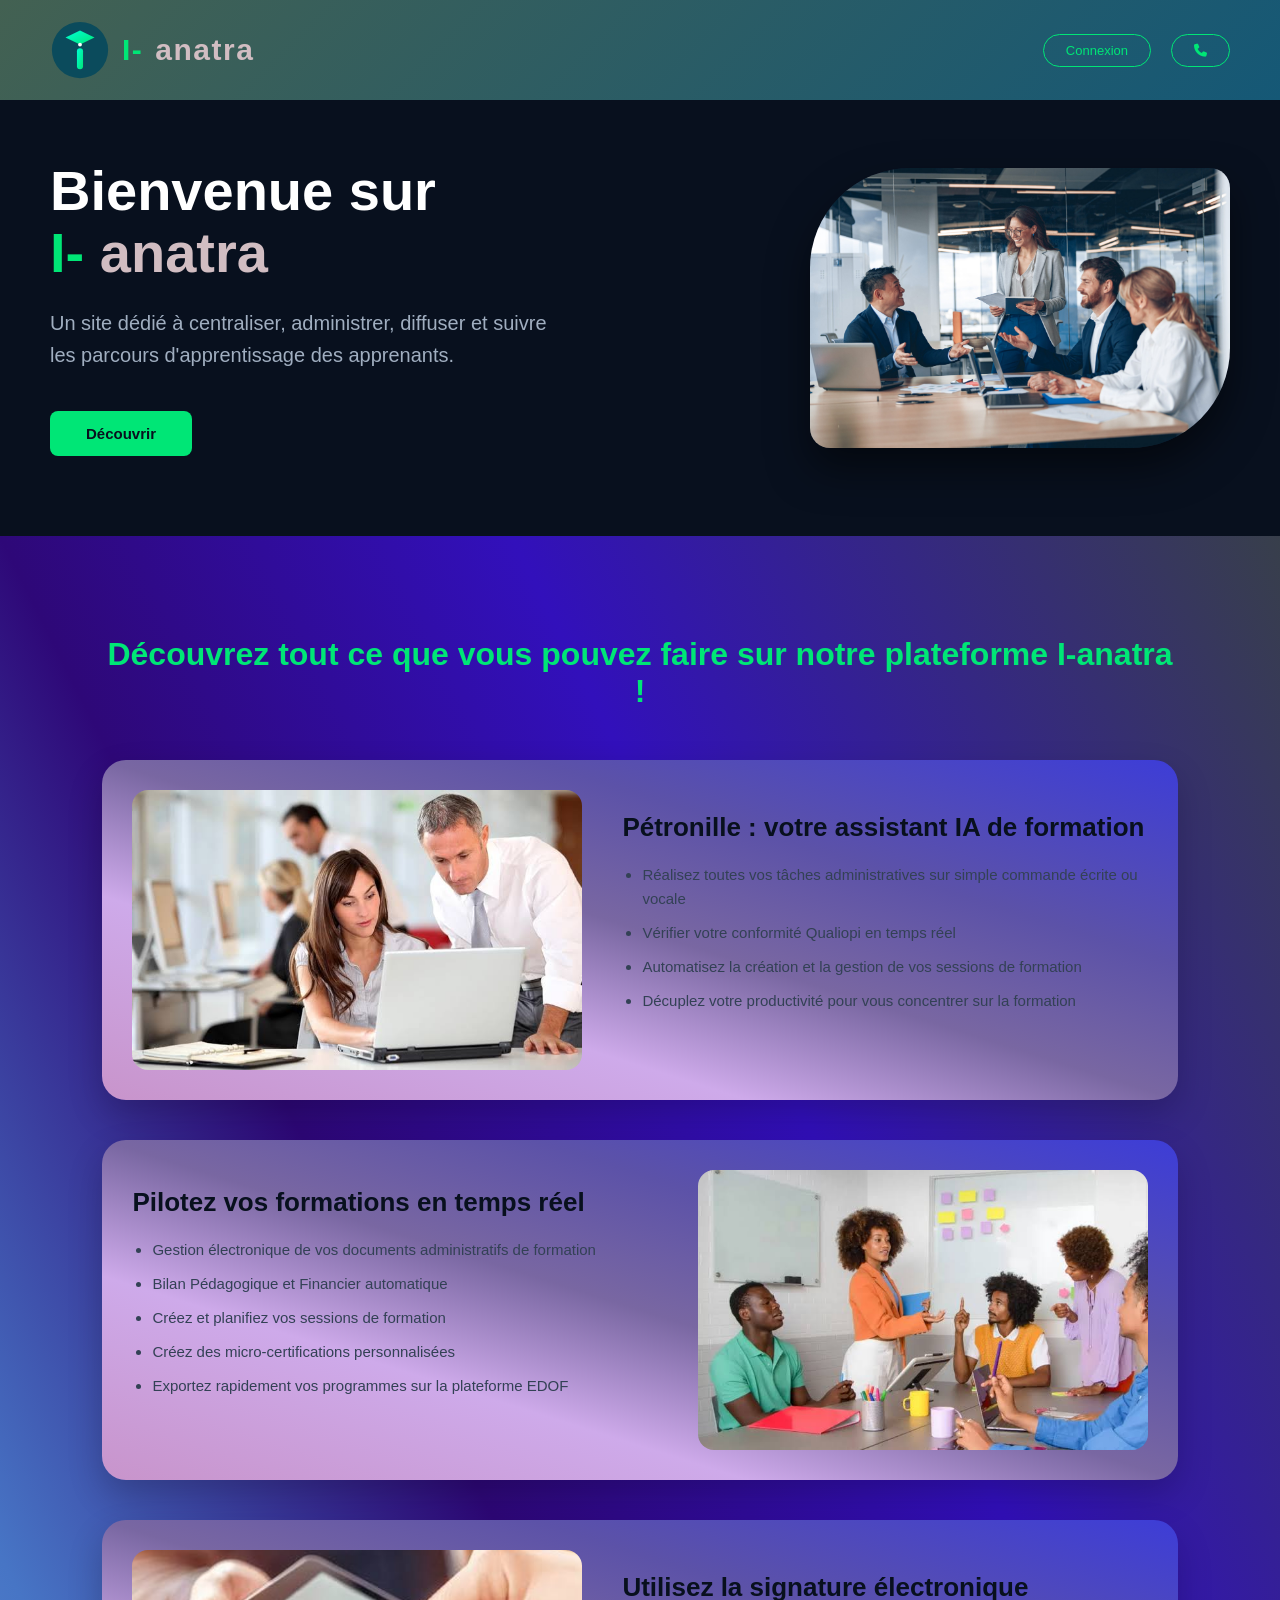
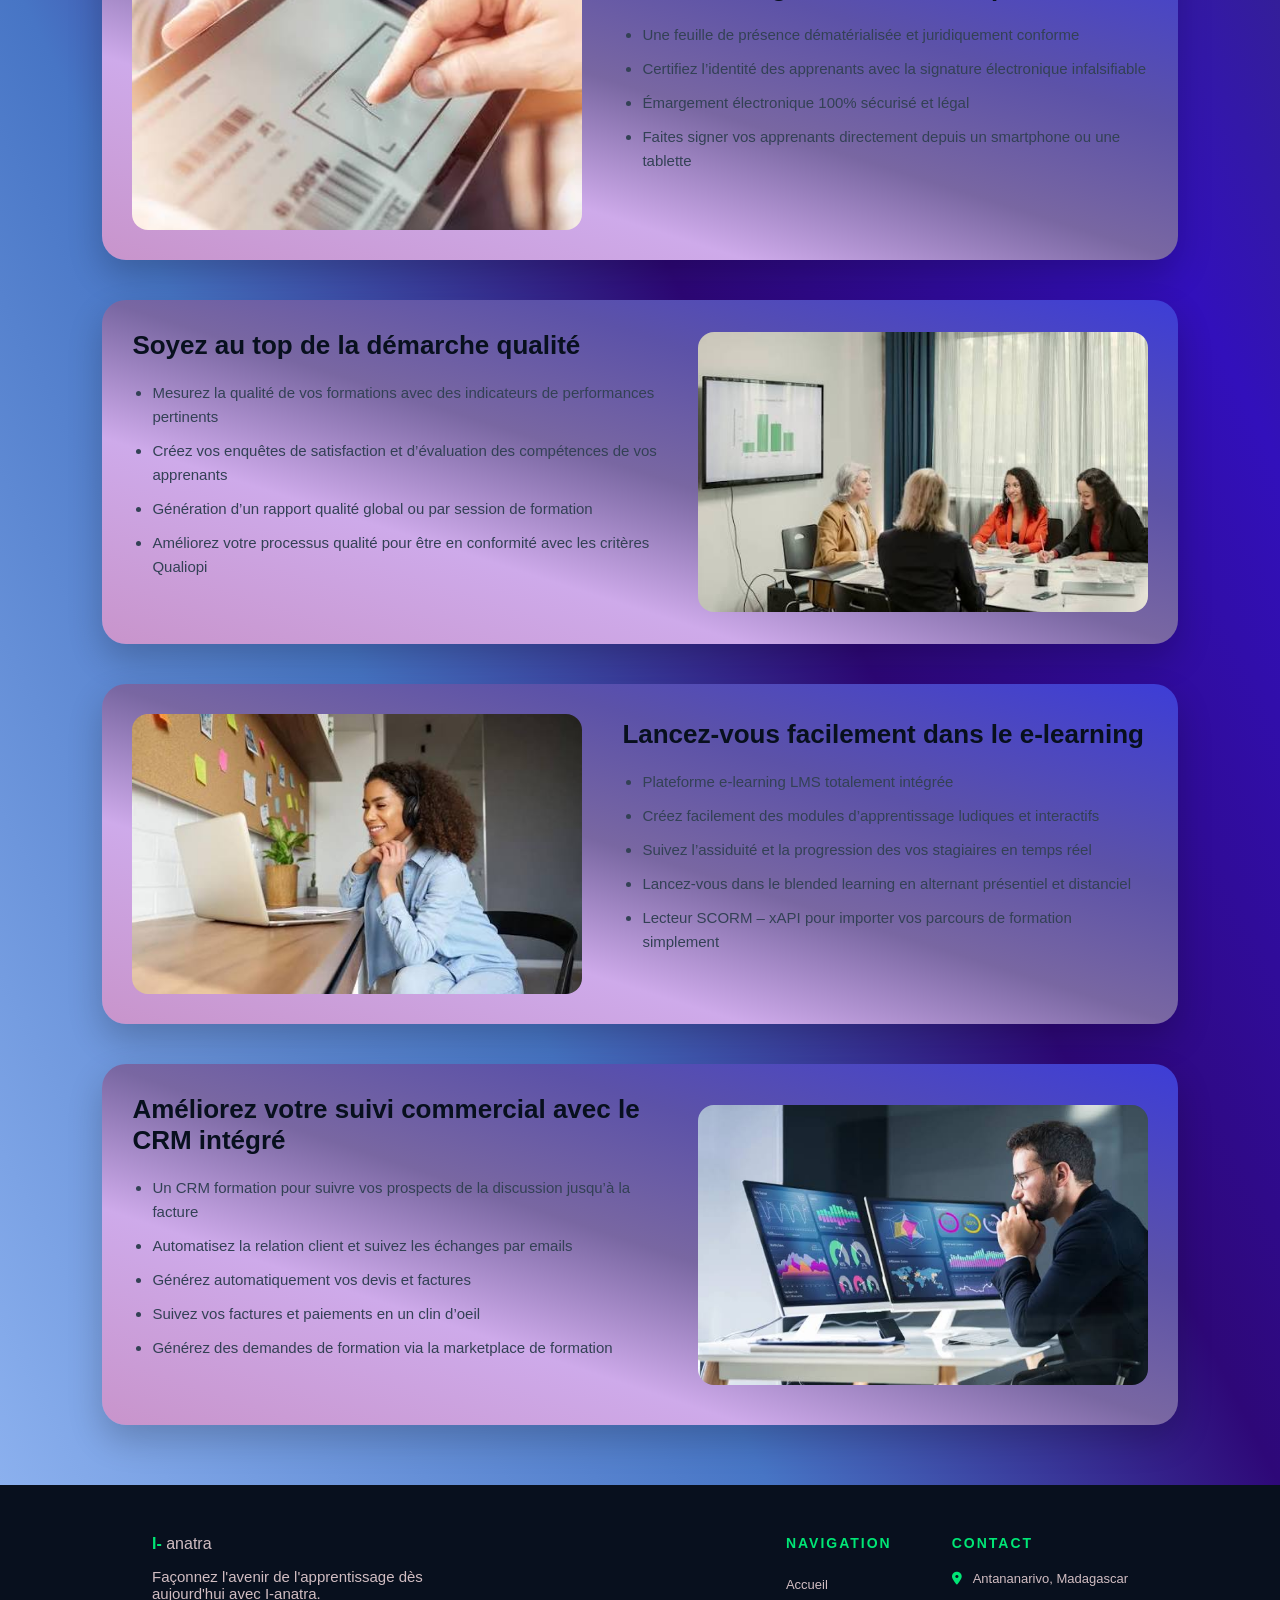
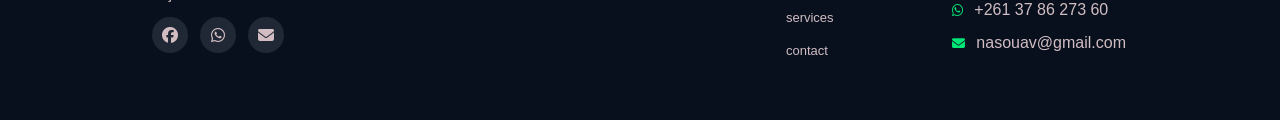
<file: index.html>
<!DOCTYPE html>
<html lang="fr">
<head>
    <meta charset="UTF-8">
    <meta name="viewport" content="width=device-width, initial-scale=1.0">
    <title>I-anatra</title>
    <link rel="stylesheet" href="https://cdnjs.cloudflare.com/ajax/libs/font-awesome/6.5.2/css/all.min.css">
    <link rel="stylesheet" href="style.css">
    <link rel="shortcut icon" href="projet.jpg" type="image/x-icon">
</head>
<body>
    <header>
        <div class="nav-bar">
            <div class="logo">
                <svg xmlns="http://www.w3.org/2000/svg" viewBox="0 0 512 512" width="60" height="60">
                    <defs>
                        <linearGradient id="ianatraGrad" x1="0%" y1="0%" x2="100%" y2="100%">
                        <stop offset="0%" stop-color="#00ffd5" />
                        <stop offset="100%" stop-color="#00e676" />
                        </linearGradient>
                    </defs>
                    <!-- Fond circulaire sombre -->
                    <circle cx="256" cy="256" r="240" fill="#0b4b5c" />
  
                    <!-- Toque / Chapeau d'étudiant haut -->
                    <polygon points="256,90 380,150 256,210 132,150" fill="url(#ianatraGrad)" />
  
                    <!-- Lettre I centrale stylisée -->
                    <rect x="230" y="240" width="52" height="180" rx="26" fill="url(#ianatraGrad)" />
  
                    <!-- Point du I / Diplôme -->
                    <circle cx="256" cy="210" r="16" fill="#ffffff" />
                </svg>
                <strong>I-</strong>
                <span>anatra</span>
            </div>
            <div class="nav-right">
                <a href="connexion.html" class="btn-connexion">Connexion</a>
                <a href="#contact" class="btn-connexion"><i class="fa-solid fa-phone"></i></a>
            </div>
        </div>
    </header>

    <section id="accueil" class="accueil">
        <div class="accueil-contenu">
            <div class="intro">
                <h1>Bienvenue sur <br>
                <strong>I-</strong>
                <span>anatra</span></h1>
                <p>Un site dédié à centraliser, administrer, diffuser et suivre les parcours d'apprentissage des apprenants.</p>
                <a href="#services" class="btn-commencer">Découvrir</a>
            </div>


                <div class="img-formation">
                    <img src="img.jpeg" alt="Formation I-anatra">
                </div>
        </div>
    </section>
<section id="services">
    <h2>Découvrez tout ce que vous pouvez faire sur notre plateforme I-anatra !</h2>
    <div class="service-contenu">        
        <div class="services">
            <div class="service-img">
                <img src="img1.jpg" alt="Romazava">
            </div>
            <div class="service-info">
                <h3>Pétronille : votre assistant IA de formation</h3>
                <ul>
                    <li>Réalisez toutes vos tâches administratives sur simple commande écrite ou vocale</li>
                    <li>Vérifier votre conformité Qualiopi en temps réel</li>
                    <li>Automatisez la création et la gestion de vos sessions de formation</li>
                    <li>Décuplez votre productivité pour vous concentrer sur la formation</li>
                </ul>
            </div>
        </div>
        <div class="services reverse">
            <div class="service-img">
                <img src="img2.jpg" alt="Ravitoto">
            </div>
            <div class="service-info">
                <h3>Pilotez vos formations en temps réel</h3>
                <ul>
                    <li>Gestion électronique de vos documents administratifs de formation</li>
                    <li>Bilan Pédagogique et Financier automatique</li>
                    <li>Créez et planifiez vos sessions de formation</li>
                    <li>Créez des micro-certifications personnalisées</li>
                    <li>Exportez rapidement vos programmes sur la plateforme EDOF</li>
                </ul>
            </div>
        </div>
        <div class="services">
            <div class="service-img">
                <img src="img3.jpg" alt="Poulet au coco">
            </div>
            <div class="service-info">
                <h3>Utilisez la signature électronique</h3>
                <ul>
                    <li>Une feuille de présence dématérialisée et juridiquement conforme</li>
                    <li>Certifiez l’identité des apprenants avec la signature électronique infalsifiable</li>
                    <li>Émargement électronique 100% sécurisé et légal</li>
                    <li>Faites signer vos apprenants directement depuis un smartphone ou une tablette</li>
                </ul>
            </div>
        </div>
        <div class="services reverse">
            <div class="service-img">
                <img src="img4.jpg" alt="Vary sy Varanga">
            </div>
            <div class="service-info">
                <h3>Soyez au top de la démarche qualité</h3>
                <ul>
                    <li>Mesurez la qualité de vos formations avec des indicateurs de performances pertinents</li>
                    <li>Créez vos enquêtes de satisfaction et d’évaluation des compétences de vos apprenants</li>
                    <li>Génération d’un rapport qualité global ou par session de formation</li>
                    <li>Améliorez votre processus qualité pour être en conformité avec les critères Qualiopi</li>
                </ul>
            </div>
        </div>
        <div class="services">
            <div class="service-img">
                <img src="img5.jpg" alt="Vary cantonnais">
            </div>
            <div class="service-info">
                <h3>Lancez-vous facilement dans le e-learning</h3>
                <ul>
                    <li>Plateforme e-learning LMS totalement intégrée</li>
                    <li>Créez facilement des modules d’apprentissage ludiques et interactifs</li>
                    <li>Suivez l’assiduité et la progression des vos stagiaires en temps réel</li>
                    <li>Lancez-vous dans le blended learning en alternant présentiel et distanciel</li>
                    <li>Lecteur SCORM – xAPI pour importer vos parcours de formation simplement</li>
                </ul>
            </div>
        </div>
        <div class="services reverse">
            <div class="service-img">
                <img src="img6.jpg" alt="Matelote d'anguille">
            </div>
            <div class="service-info">
                <h3>Améliorez votre suivi commercial avec le CRM intégré</h3>
                <ul>
                    <li>Un CRM formation pour suivre vos prospects de la discussion jusqu’à la facture</li>
                    <li>Automatisez la relation client et suivez les échanges par emails</li>
                    <li>Générez automatiquement vos devis et factures</li>
                    <li>Suivez vos factures et paiements en un clin d’oeil</li>
                    <li>Générez des demandes de formation via la marketplace de formation</li>
                </ul>
            </div>
        </div>

    </div>
</section>
    <footer id="contact" class="contact">

        <div>
            <div class="nom">
                <strong>I-</strong>
                <span>anatra</span>
            </div>
            <p>Façonnez l'avenir de l'apprentissage dès aujourd'hui avec I-anatra.</p>
            <div class="footer-socials">
                <a href="https://web.facebook.com/handrinasoavina.anjara" target="_blank" aria-label="Facebook"><i class="fa-brands fa-facebook"></i></a>
                <a href="https://wa.me/261378627360" target="_blank" aria-label="WhatsApp"><i class="fa-brands fa-whatsapp"></i></a>
                <a href="mailto:nasouav@gmail.com" target="_blank" aria-label="envelope"><i class="fa-solid fa-envelope"></i></a>
            </div>
        </div>
        <div class="footer-brand">
                <div class="footer-links">
                    <h4>Navigation</h4>
                    <ul>
                        <li><a href="#accueil">Accueil</a></li>
                        <li><a href="#services">services</a></li>
                        <li><a href="#contact">contact</a></li>
                    </ul>
                </div>

                <div class="footer-contact">
                    <h4>Contact</h4>
                    <p><i class="fa-solid fa-location-dot"></i> Antananarivo, Madagascar</p>
                    <p><i class="fa-brands fa-whatsapp"></i> <a href="https://wa.me/261378627360" target="_blank">+261 37 86 273 60</a></p>
                    <p><i class="fa-solid fa-envelope"></i> <a href="mailto:nasouav@gmail.com">nasouav@gmail.com</a></p>
                </div>
        </div>
    </footer>
</body>
</html>
</file>
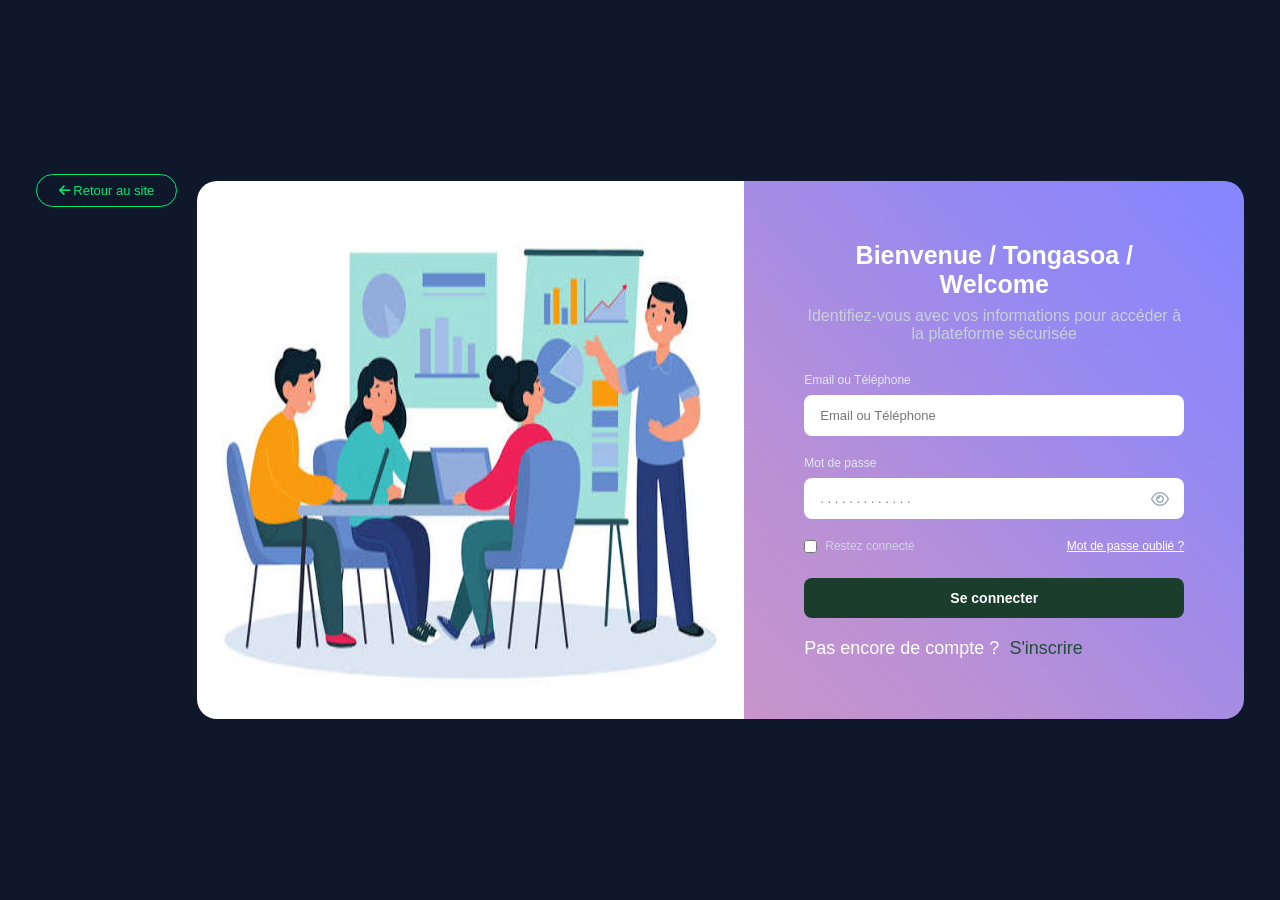
<file: connexion.html>
<!DOCTYPE html>
<html lang="fr">
<head>
    <meta charset="UTF-8">
    <meta name="viewport" content="width=device-width, initial-scale=1.0">
    <title>I-anatra</title>
    <link rel="stylesheet" href="https://cdnjs.cloudflare.com/ajax/libs/font-awesome/6.5.2/css/all.min.css">
    <link rel="stylesheet" href="connexion.css">
    <link rel="shortcut icon" href="projet.jpg" type="image/x-icon">
</head>
<body>
    <section class="information">
        <div class="back-link">
            <a href="index.html" class="btn-back"><i class="fas fa-arrow-left"></i> Retour au site</a>
        </div>
    <img src="projet.jpg" alt="Formation">
    <div class="container">
        <div class="formulaire">
            <h2>Bienvenue / Tongasoa / Welcome</h2>
            <p class="welcome-text">Identifiez-vous avec vos informations pour accéder à la plateforme sécurisée</p>

            <form>
                <div class="input-group">
                    <label for="contact">Email ou Téléphone</label>
                    <input type="text" placeholder="Email ou Téléphone" id="contact">
                </div>

                <div class="input-group">
                    <label for="password">Mot de passe</label>
                    <div class="password-wrapper">
                        <input type="password" placeholder=". . . . . . . . . . . . ." id="password">
                        <i class="fa-regular fa-eye toggle-password" ></i>
                    </div>
                </div>

                <div class="options">
                    <label class="remember-me">
                        <input type="checkbox"> Restez connecté
                    </label>
                    <a href="#" class="forgot-pwd">Mot de passe oublié ?</a>
                </div>
                <button type="submit" class="btn-submit">Se connecter</button>
                <div class="inscription">
                    <p>Pas encore de compte ?</p><a href="inscription.html">S'inscrire</a>
                </div>
            </form>
        </div>
    </div>
    </section>
</body>
</html>
</file>
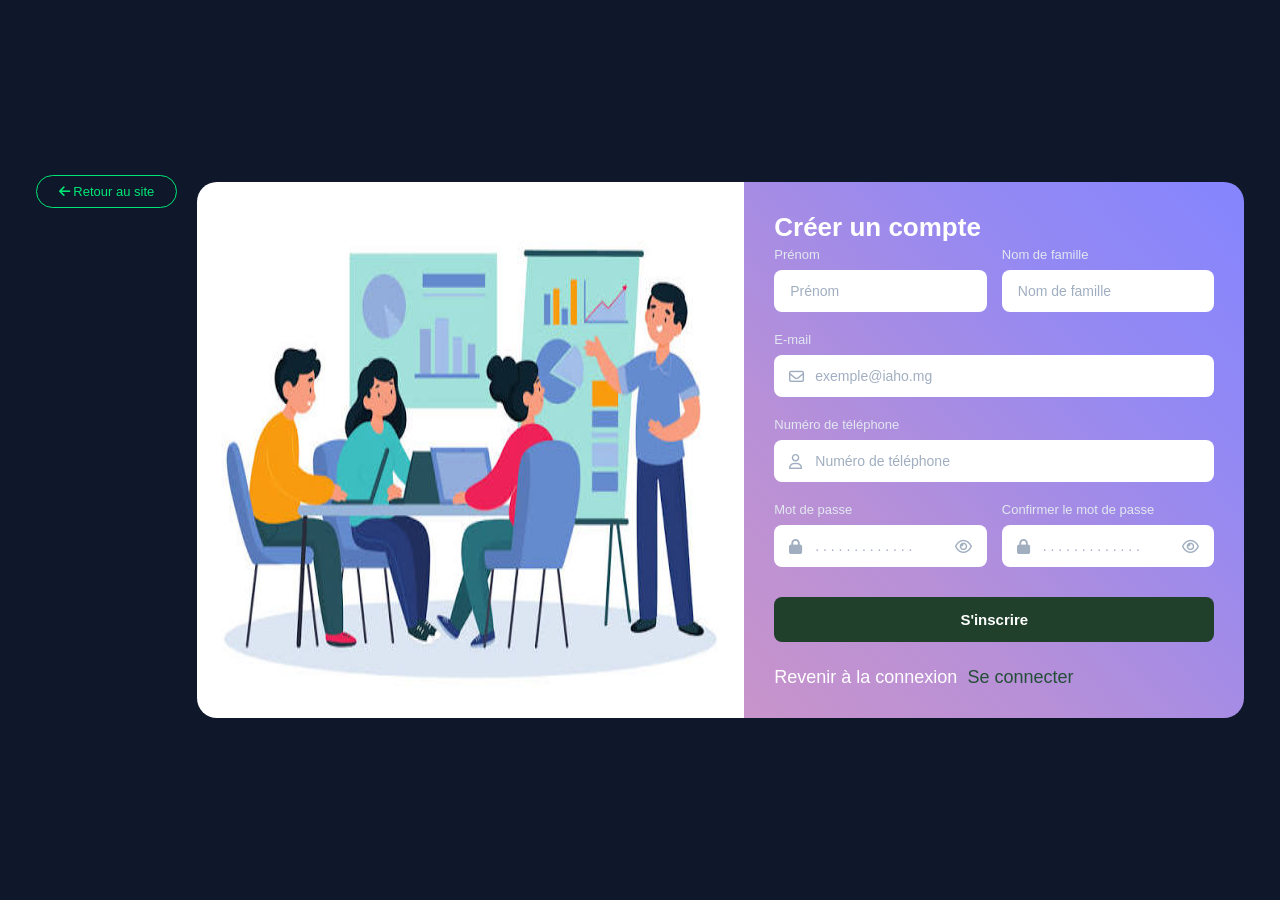
<file: inscription.html>
<!DOCTYPE html>
<html lang="fr">
<head>
    <meta charset="UTF-8">
    <meta name="viewport" content="width=device-width, initial-scale=1.0">
    <title>Créer un compte I-anatra</title>
    <link rel="stylesheet" href="https://cdnjs.cloudflare.com/ajax/libs/font-awesome/6.5.2/css/all.min.css">
    <link rel="stylesheet" href="inscription.css">
    <link rel="shortcut icon" href="projet.jpg" type="image/x-icon">
</head>
<body>
    <section class="information">
            <div class="back-link">
                <a href="index.html" class="btn-back"><i class="fas fa-arrow-left"></i> Retour au site</a>
            </div>
        <img src="projet.jpg" alt="Formation">
        <div class="register-container">
            <h2>Créer un compte</h2>

            <form>
                <div class="input-row">
                    <div class="formulaire">
                        <label for="prenoms">Prénom</label>
                        <input type="text" placeholder="Prénom" id="prenoms">
                    </div>
                    <div class="formulaire">
                        <label for="noms">Nom de famille</label>
                        <input type="text" placeholder="Nom de famille" id="noms">
                    </div>
                </div>

                <div class="formulaire">
                    <label for="email">E-mail</label>
                    <div class="input-wrapper">
                        <i class="fa-regular fa-envelope input-icon"></i>
                        <input type="email" placeholder="exemple@iaho.mg" id="email">
                    </div>
                </div>

                <div class="formulaire">
                    <label for="phone">Numéro de téléphone</label>
                    <div class="input-wrapper">
                        <i class="fa-regular fa-user input-icon"></i>
                        <input type="tel" placeholder="Numéro de téléphone" id="phone">
                    </div>
                </div>

                <div class="input-row">
                    <div class="formulaire">
                        <label for="password">Mot de passe</label>
                        <div class="input-wrapper">
                            <i class="fa-solid fa-lock input-icon"></i>
                            <input type="password" placeholder=". . . . . . . . . . . . ." id="password">
                            <i class="fa-regular fa-eye toggle-password"></i>
                        </div>
                    </div>
                    <div class="formulaire">
                        <label for="confirm-password">Confirmer le mot de passe</label>
                        <div class="input-wrapper">
                            <i class="fa-solid fa-lock input-icon"></i>
                            <input type="password" placeholder=". . . . . . . . . . . . ." id="confirm-password">
                            <i class="fa-regular fa-eye toggle-password"></i>
                        </div>
                    </div>
                </div>

                <button type="submit" class="btn-submit">S'inscrire</button>

                <div class="login">
                    Revenir à la connexion <a href="connexion.html">Se connecter</a>
                </div>
            </form>
        </div>
    </section>
</body>
</html>
</file>
<file: style.css>
* {
    margin: 0;
    padding: 0;
    box-sizing: border-box;
    font-family: 'Segoe UI', Tahoma, Geneva, Verdana, sans-serif;
    scroll-behavior: smooth;
}

body {
    background-color: #08101e;
    color: #ffffff;
    min-height: 100vh;
    display: flex;
    flex-direction: column;
}

header {
    width: 100%;
    padding: 20px 50px;
    background: linear-gradient(135deg, #436152, #155876);
    position: fixed;
    top: 0;
    left: 0;
    z-index: 1000;
}

.nav-bar {
    max-width: 1300px;
    margin: 0 auto;
    display: flex;
    justify-content: space-between;
    align-items: center;
}

.logo {
    display: flex;
    align-items: center;
    gap: 12px;
    font-weight: 700;
    letter-spacing: 1.5px;
    font-size: 30px;
    color: #00e676;
}

span {
    color: #d1bdc2;
}

strong {
    color: #00e676;
}

.nav-right {
    display: flex;
    align-items: center;
    gap: 20px;
}

.btn-connexion {
    border: 1px solid #00e676;
    color: #00e676;
    padding: 8px 22px;
    border-radius: 20px;
    text-decoration: none;
    font-size: 13px;
    font-weight: 500;
    transition: all 0.3s ease;
}

.btn-connexion:hover {
    background: #00e676;
    color: #08101e;
}

.accueil {
    flex: 1;
    display: flex;
    flex-direction: column;
    justify-content: center;
    padding: 160px 50px 80px;
    max-width: 1300px;
    width: 100%;
    margin: 0 auto;
}

.accueil-contenu {
    display: flex;
    align-items: center;
    justify-content: space-between;
    gap: 40px;
}

.intro {
    max-width: 500px;
}

.intro h1 {
    font-size: 56px;
    font-weight: 700;
    line-height: 1.1;
    margin-bottom: 24px;
}

.intro p {
    color: #a0aec0;
    line-height: 1.6;
    margin-bottom: 40px;
    font-size: 20px;
}

.btn-commencer {
    display: inline-block;
    background: #00e676;
    color: #08101e;
    padding: 14px 36px;
    border-radius: 8px;
    text-decoration: none;
    font-weight: 700;
    font-size: 15px;
    transition: background 0.3s ease, transform 0.2s ease;
}

.btn-commencer:hover {
    background: #12ae63ae;
    transform: translateY(-2px);
}

.img-formation {
    width: 420px;
    height: 280px;
    border-radius: 100px 20px 100px 20px;
    overflow: hidden;
    box-shadow: 0 20px 40px rgba(0, 0, 0, 0.5);
    background: #111c2e;
    flex-shrink: 0;
}

.img-formation img {
    width: 100%;
    height: 100%;
    object-fit: cover;
}

#services {
    padding: 100px 8% 60px;
    width: 100%;
    margin: 0 auto;
    text-align: center;
    background: linear-gradient(
        to right top,
        #8bb0ee 0%,
        #4775c5 30%,
        #2e0878 50%,
        #3210bb 70%,
        #383f4b 100%
    );
}

#services h2 {
    font-size: 32px;
    margin-bottom: 50px;
    color: #00e676;
    position: relative;
    display: inline-block;
}

.service-contenu {
    display: flex;
    flex-direction: column;
    gap: 40px;
    max-width: 1100px;
    margin: 0 auto;
}

.services {
    background: linear-gradient(
        to right top,
        #c894cb 0%,
        #ceaaea 30%,
        #7967a2 50%,
        #5c52a8 70%,
        #3d3dd7 100%
    );
    border-radius: 24px;
    overflow: hidden;
    box-shadow: 0 15px 35px rgba(0, 0, 0, 0.2);
    display: flex;
    align-items: center;
    padding: 30px;
    gap: 40px;
    transition: transform 0.3s ease, box-shadow 0.3s ease;
}

.services:hover {
    transform: translateY(-5px);
    box-shadow: 0 20px 40px rgba(0, 230, 118, 0.2);
}

.services.reverse {
    flex-direction: row-reverse;
}

.service-img {
    flex: 1;
    width: 100%;
    max-width: 450px;
    height: 280px;
    border-radius: 16px;
    overflow: hidden;
}

.service-img img {
    width: 100%;
    height: 100%;
    object-fit: cover;
    transition: transform 0.5s ease;
}

.services:hover .service-img img {
    transform: scale(1.05);
}

.service-info {
    flex: 1;
    text-align: left;
    display: flex;
    flex-direction: column;
    justify-content: center;
    align-items: flex-start;
}

.service-info h3 {
    font-size: 26px;
    font-weight: 700;
    margin-bottom: 20px;
    color: #08101e;
}

.service-info ul {
    list-style-type: disc;
    padding-left: 20px;
    margin-bottom: 25px;
}

.service-info li {
    color: #334155;
    font-size: 15px;
    line-height: 1.6;
    margin-bottom: 10px;
}

footer {
    color: #f3e6e8;
    padding: 50px 20px;
    margin: 0 auto;
    width: 100%;
}

footer a {
    text-decoration: none;
    font-size: 16px;
    color: #d1bdc2;
}

.contact {
    display: flex;
    justify-content: space-around;
    align-items: flex-start;
    gap: 50px;
    max-width: 1300px;
    margin: 0 auto;
}

.footer-brand {
    display: flex;
    gap: 60px;
    font-size: 20px;
}

.contact p {
    font-size: 15px;
    color: #d1bdc2;
    margin-top: 15px;
    max-width: 320px;
}

.footer-socials {
    display: flex;
    gap: 12px;
    margin-top: 15px;
}

.footer-socials a {
    color: #d1bdc2;
    background: rgba(255, 255, 255, 0.1);
    width: 36px;
    height: 36px;
    border-radius: 50%;
    display: flex;
    align-items: center;
    justify-content: center;
    font-size: 16px;
    transition: background 0.3s ease;
}

.footer-socials a:hover {
    background: #00e676;
    color: #08101e;
}

.footer-links h4,
.footer-contact h4 {
    font-size: 14px;
    text-transform: uppercase;
    letter-spacing: 2px;
    color: #00e676;
    margin-bottom: 20px;
}

.footer-links ul {
    list-style: none;
}

.footer-links li {
    margin-bottom: 10px;
}

.footer-links a {
    font-size: 13px;
    color: #d1bdc2;
    transition: color 0.3s ease;
}

.footer-links a:hover {
    color: #ffffff;
}

.footer-contact p {
    font-size: 13px;
    color: #d1bdc2;
    margin-bottom: 10px;
}

.footer-contact i {
    color: #00e676;
    margin-right: 8px;
}


@media (max-width: 1024px) {
    header {
        padding: 15px 30px;
    }

    .accueil {
        padding: 140px 30px 60px;
    }

    .accueil-contenu {
        flex-direction: column;
        text-align: center;
        gap: 40px;
    }

    .intro {
        max-width: 100%;
    }

    .intro h1 {
        font-size: 42px;
    }

    .services,
    .services.reverse {
        flex-direction: column;
        padding: 20px;
        gap: 20px;
    }

    .service-img {
        max-width: 100%;
        height: 220px;
    }

    .service-info {
        align-items: center;
        text-align: center;
    }

    .service-info ul {
        text-align: left;
    }
    .img-formation {
        width: 100%;
        max-width: 450px;
        height: 280px;
    }

    .contact {
        flex-direction: column;
        align-items: center;
        text-align: center;
        gap: 40px;
    }

    .footer-brand {
        justify-content: center;
        gap: 50px;
    }

    .footer-socials {
        justify-content: center;
    }
}

@media (max-width: 600px) {
    header {
        padding: 12px 20px;
    }

    .logo {
        font-size: 22px;
    }

    .logo svg {
        width: 40px;
        height: 40px;
    }

    .accueil {
        padding: 110px 20px 40px;
    }

    .intro h1 {
        font-size: 30px;
    }

    .intro p {
        font-size: 16px;
        margin-bottom: 25px;
    }

    .btn-commencer {
        width: 100%;
        text-align: center;
    }

    .img-formation {
        height: 200px;
        border-radius: 40px 10px 40px 10px;
    }

    #services {
        padding: 60px 5% 40px;
    }

    #services h2 {
        font-size: 22px;
    }

    .service-contenu {
        grid-template-columns: 1fr;
    }

    .footer-brand {
        flex-direction: column;
        gap: 30px;
        align-items: center;
    }

    .contact p {
        margin-left: auto;
        margin-right: auto;
    }
}
</file>
<file: connexion.css>
* {
    margin: 0;
    padding: 0;
    box-sizing: border-box;
    font-family: 'Segoe UI', Tahoma, Geneva, Verdana, sans-serif;
}

body {
    background-color: #0f172a;
    min-height: 100vh;
    display: flex;
    justify-content: center;
    align-items: center;
    padding: 20px;

}
.information{
    display: flex;
    background: none;
}

.back-link{
    margin-right: 20px;
}
.btn-back {
    border: 1px solid #00e676;
    color: #00e676;
    padding: 8px 22px;
    border-radius: 20px;
    text-decoration: none;
    font-size: 13px;
    font-weight: 500;
    transition: all 0.3s ease;
}

.btn-back:hover {
    background: #00e676;
    color: #08101e;
}
.information img{
    border-radius: 20px 0 0 20px;
}

.container {
    width: 100%;
    max-width: 500px;
    background: linear-gradient(
        to right top,
        #c894cb 0%,
        #b890d7 30%,
        #a68ce4 50%,
        #9589f2 70%,
        #8585fe 100%
    );
    border-radius: 0 20px 20px 0;
    padding: 20px;
}

.formulaire {
    flex: 1.1;
    padding: 40px;
    color: #ffffff;
    display: flex;
    flex-direction: column;
    justify-content: center;
}

.formulaire h2 {
    font-size: 25px;
    margin-bottom: 8px;
    font-weight: 600;
    text-align: center;
}

.welcome-text {
    font-size: 16px;
    color: #c8d0db;
    margin-bottom: 30px;
    text-align: center;
}

.input-group {
    margin-bottom: 20px;
}

.input-group label {
    display: block;
    font-size: 12px;
    margin-bottom: 8px;
    color: #e2e8f0;
}

.input-group input {
    width: 100%;
    padding: 12px 15px;
    border-radius: 8px;
    border: 1px solid transparent;
    outline: none;
    font-size: 13px;
    background: #ffffff;
    color: #333;
}

.password-wrapper {
    position: relative;
}

.password-wrapper input {
    width: 100%;
}

.toggle-password {
    position: absolute;
    right: 15px;
    top: 50%;
    transform: translateY(-50%);
    color: #a0aec0;
    cursor: pointer;
}

.options {
    display: flex;
    justify-content: space-between;
    align-items: center;
    font-size: 12px;
    margin-bottom: 25px;
}

.remember-me {
    display: flex;
    align-items: center;
    gap: 8px;
    color: #cbd5e1;
    cursor: pointer;
}

.forgot-pwd {
    color: #ffffff;
    text-decoration: underline;
}

.btn-submit {
    width: 100%;
    padding: 12px;
    background: #1b3d2b;
    color: #ffffff;
    border: none;
    border-radius: 8px;
    font-size: 14px;
    font-weight: 600;
    cursor: pointer;
    transition: background 0.3s ease;
    margin-bottom: 20px;
}

.btn-submit:hover {
    background: #234e37;
}
.inscription{
    display: flex;
    gap: 10px;
    font-size: 18px;
    font-weight: 400;
}
.inscription a{
    text-decoration: none;
    color: #234e37;
}
@media (max-width: 900px) {
    .information {
        flex-direction: column;
        align-items: center;
        width: 100%;
        max-width: 500px;
    }

    .information img {
        width: 100%;
        height: 200px;
        object-fit: cover;
        border-radius: 20px 20px 0 0;
    }

    .container {
        border-radius: 0 0 20px 20px;
    }

    .back-link {
        margin-right: 0;
        margin-bottom: 15px;
        align-self: flex-start;
    }
}

@media (max-width: 480px) {
    body {
        padding: 10px;
    }

    .formulaire {
        padding: 20px 15px;
    }

    .formulaire h2 {
        font-size: 20px;
    }

    .welcome-text {
        font-size: 14px;
        margin-bottom: 20px;
    }

    .options {
        flex-direction: column;
        gap: 12px;
        align-items: flex-start;
    }

    .inscription {
        flex-direction: column;
        gap: 5px;
        font-size: 15px;
        text-align: center;
    }
}
</file>
<file: inscription.css>
* {
    margin: 0;
    padding: 0;
    box-sizing: border-box;
    font-family: 'Segoe UI', Tahoma, Geneva, Verdana, sans-serif;
}

body {
    background-color: #0f172a;
    min-height: 100vh;
    display: flex;
    justify-content: center;
    align-items: center;
    padding: 20px;
}
.information{
    display: flex;
    background: none;
}
.back-link{
    margin-right: 20px;
}
.btn-back {
    border: 1px solid #00e676;
    color: #00e676;
    padding: 8px 22px;
    border-radius: 20px;
    text-decoration: none;
    font-size: 13px;
    font-weight: 500;
    transition: all 0.3s ease;
}

.btn-back:hover {
    background: #00e676;
    color: #08101e;
}
.information img{
    border-radius: 20px 0 0 20px;
}

.register-container {
    width: 100%;
    max-width: 500px;
    color: #ffffff;
    background: linear-gradient(
        to right top,
        #c894cb 0%,
        #b890d7 30%,
        #a68ce4 50%,
        #9589f2 70%,
        #8585fe 100%
    );
    padding: 30px;
    border-radius: 0 20px 20px 0;
}

.register-container h2 {
    font-size: 26px;
    font-weight: 600;
    margin-bottom: 4px;
}

.input-row {
    display: flex;
    gap: 15px;
}

.input-row .formulaire {
    flex: 1;
}

.formulaire {
    margin-bottom: 20px;
}

.formulaire label {
    display: block;
    font-size: 13px;
    margin-bottom: 8px;
    color: #e2e8f0;
    font-weight: 500;
}

.input-wrapper {
    position: relative;
    display: flex;
    align-items: center;
}

.input-wrapper input {
    width: 100%;
    padding: 12px 15px 12px 40px;
    border-radius: 8px;
    border: 1px solid transparent;
    outline: none;
    font-size: 14px;
    background: #ffffff;
    color: #333;
}

.formulaire input:not(.input-wrapper input) {
    width: 100%;
    padding: 12px 15px;
    border-radius: 8px;
    border: 1px solid transparent;
    outline: none;
    font-size: 14px;
    background: #ffffff;
    color: #333;
}

.input-wrapper input::placeholder,
.formulaire input::placeholder {
    color: #a0aec0;
}

.input-icon {
    position: absolute;
    left: 15px;
    color: #a0aec0;
    font-size: 15px;
}

.toggle-password {
    position: absolute;
    right: 15px;
    color: #a0aec0;
    cursor: pointer;
    font-size: 15px;
}

.btn-submit {
    width: 100%;
    padding: 14px;
    background: #20402b;
    color: #ffffff;
    border: none;
    border-radius: 8px;
    font-size: 15px;
    font-weight: 600;
    cursor: pointer;
    margin-top: 10px;
    margin-bottom: 25px;
    transition: background 0.3s ease;
}

.btn-submit:hover {
    background: #2a5238;
}

.login {
    display: flex;
    gap: 10px;
    font-size: 18px;
    font-weight: 400;
}

.login a {
    text-decoration: none;
    color: #234e37;
}

@media (max-width: 900px) {
    .information {
        flex-direction: column;
        align-items: center;
        width: 100%;
        max-width: 500px;
    }

    .information img {
        width: 100%;
        height: 200px;
        object-fit: cover;
        border-radius: 20px 20px 0 0;
    }

    .register-container {
        border-radius: 0 0 20px 20px;
    }

    .back-link {
        margin-right: 0;
        margin-bottom: 15px;
        align-self: flex-start;
    }
}

@media (max-width: 550px) {
    body {
        padding: 10px;
    }

    .input-row {
        flex-direction: column;
        gap: 0;
    }

    .register-container {
        padding: 20px 15px;
    }

    .register-container h2 {
        font-size: 22px;
        text-align: center;
    }

    .login {
        flex-direction: column;
        gap: 5px;
        font-size: 15px;
        text-align: center;
    }
}
</file>
